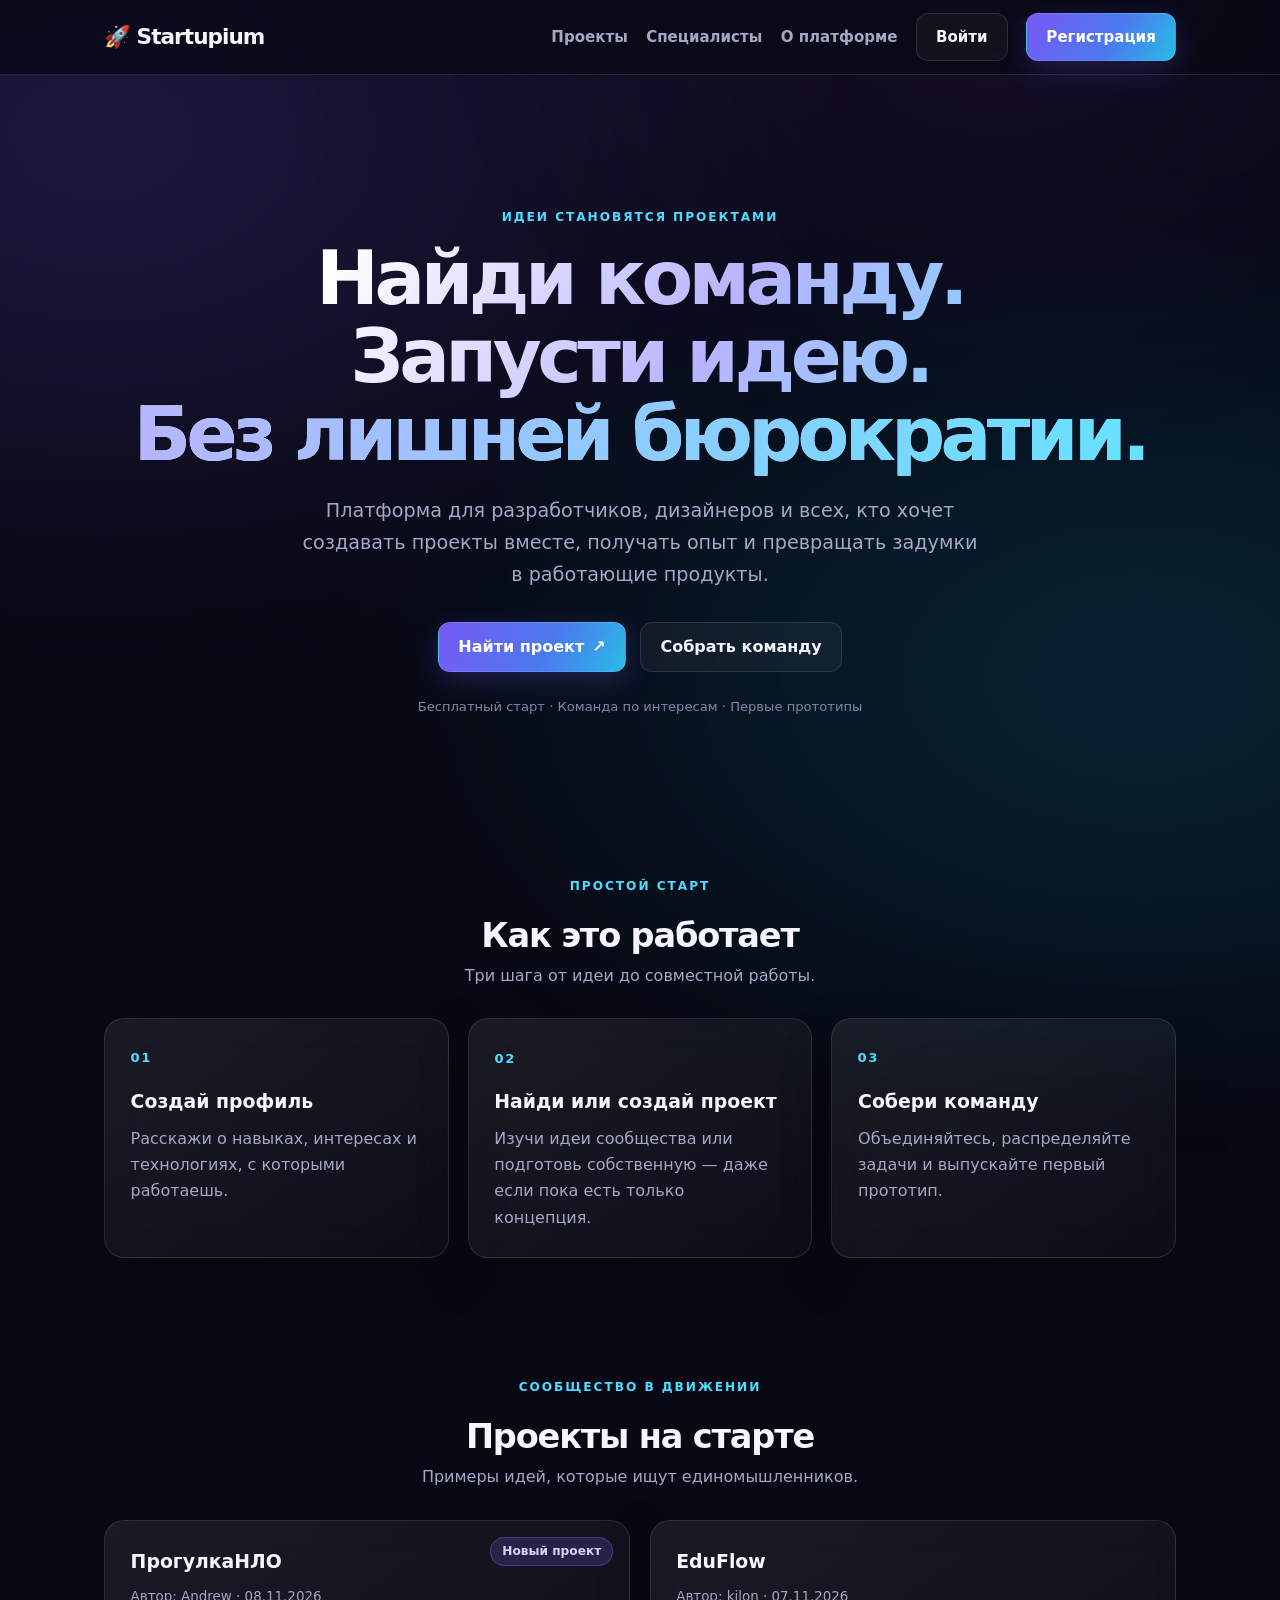
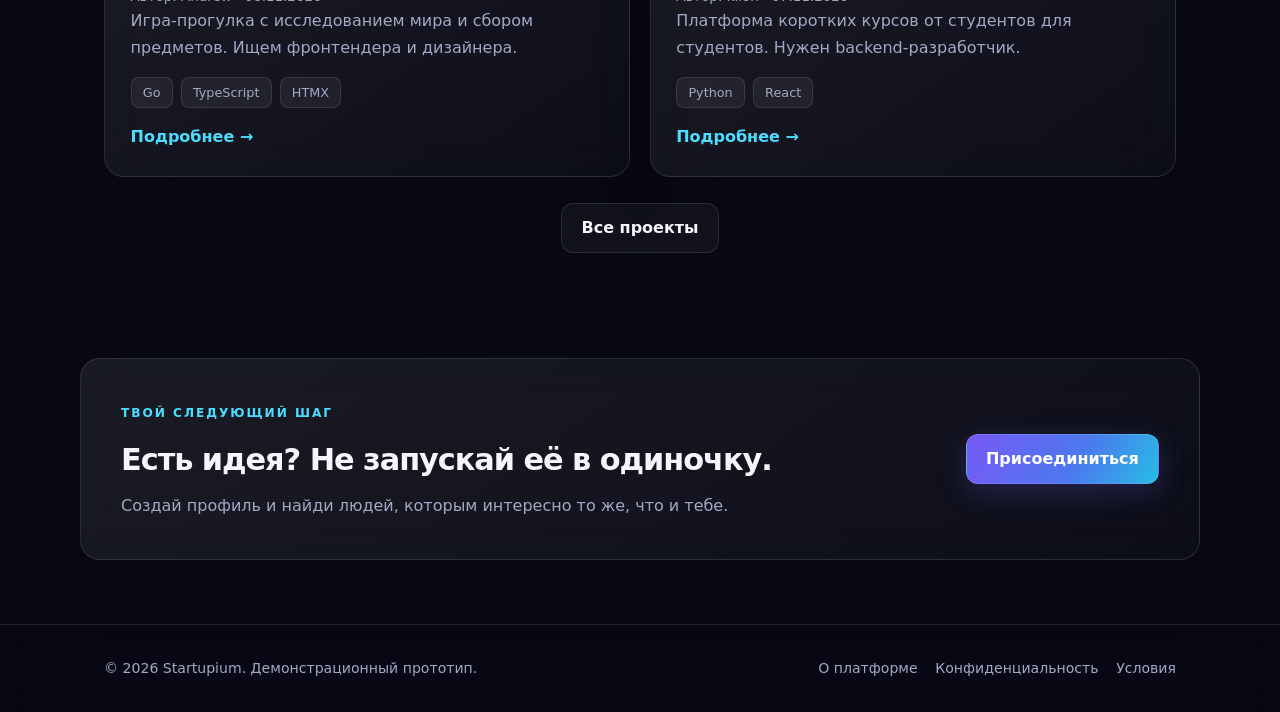
<file: index.html>
<!doctype html>
<html lang="ru">
<head>
  <meta charset="UTF-8">
  <meta name="viewport" content="width=device-width, initial-scale=1">
  <meta name="theme-color" content="#080914">
  <meta name="description" content="Startupium — место, где создатели находят команду, объединяются вокруг идей и запускают первые проекты.">
  <title>Startupium — Найди команду. Запусти идею.</title>
  <link rel="icon" href="data:image/svg+xml,<svg xmlns='http://www.w3.org/2000/svg' viewBox='0 0 100 100'><text y='.9em' font-size='90'>🚀</text></svg>">
  <link rel="stylesheet" href="styles.css">
</head>
<body>
  <a class="skip-link" href="#main">Перейти к содержимому</a>
  <header class="site-header">
    <nav class="container site-nav" aria-label="Основная навигация">
      <a class="logo" href="index.html" aria-label="Startupium — главная">🚀 Startupium</a>
      <div class="nav-links">
        <a href="startups.html">Проекты</a>
        <a href="developers.html">Специалисты</a>
        <a href="about.html">О платформе</a>
        <a class="btn-outline" href="login.html">Войти</a>
        <a class="btn" href="register.html">Регистрация</a>
      </div>
    </nav>
  </header>

  <main id="main">
    <section class="hero">
      <div class="container hero-content">
        <span class="eyebrow">Идеи становятся проектами</span>
        <h1>Найди команду.<br>Запусти идею.<br><span>Без лишней бюрократии.</span></h1>
        <p>Платформа для разработчиков, дизайнеров и всех, кто хочет создавать проекты вместе, получать опыт и превращать задумки в работающие продукты.</p>
        <div class="hero-actions">
          <a class="btn" href="startups.html">Найти проект <span aria-hidden="true">↗</span></a>
          <a class="btn-outline" href="register.html">Собрать команду</a>
        </div>
        <p class="hero-note">Бесплатный старт · Команда по интересам · Первые прототипы</p>
      </div>
    </section>

    <section class="section container" aria-labelledby="how-title">
      <div class="section-heading">
        <span class="eyebrow">Простой старт</span>
        <h2 id="how-title">Как это работает</h2>
        <p>Три шага от идеи до совместной работы.</p>
      </div>
      <div class="grid">
        <article class="card"><span class="step-number">01</span><h3>Создай профиль</h3><p>Расскажи о навыках, интересах и технологиях, с которыми работаешь.</p></article>
        <article class="card"><span class="step-number">02</span><h3>Найди или создай проект</h3><p>Изучи идеи сообщества или подготовь собственную — даже если пока есть только концепция.</p></article>
        <article class="card"><span class="step-number">03</span><h3>Собери команду</h3><p>Объединяйтесь, распределяйте задачи и выпускайте первый прототип.</p></article>
      </div>
    </section>

    <section class="section container" aria-labelledby="projects-title">
      <div class="section-heading">
        <span class="eyebrow">Сообщество в движении</span>
        <h2 id="projects-title">Проекты на старте</h2>
        <p>Примеры идей, которые ищут единомышленников.</p>
      </div>
      <div class="cards-grid">
        <article class="project-card">
          <span class="badge">Новый проект</span>
          <h3>ПрогулкаНЛО</h3><p class="meta">Автор: Andrew · 08.11.2026</p>
          <p>Игра-прогулка с исследованием мира и сбором предметов. Ищем фронтендера и дизайнера.</p>
          <div class="tags"><span>Go</span><span>TypeScript</span><span>HTMX</span></div>
          <a class="text-link" href="startups.html">Подробнее <span aria-hidden="true">→</span></a>
        </article>
        <article class="project-card">
          <h3>EduFlow</h3><p class="meta">Автор: kilon · 07.11.2026</p>
          <p>Платформа коротких курсов от студентов для студентов. Нужен backend-разработчик.</p>
          <div class="tags"><span>Python</span><span>React</span></div>
          <a class="text-link" href="startups.html">Подробнее <span aria-hidden="true">→</span></a>
        </article>
      </div>
      <div class="center-actions"><a class="btn-outline" href="startups.html">Все проекты</a></div>
    </section>

    <section class="cta-panel container">
      <div><span class="eyebrow">Твой следующий шаг</span><h2>Есть идея? Не запускай её в одиночку.</h2><p>Создай профиль и найди людей, которым интересно то же, что и тебе.</p></div>
      <a class="btn" href="register.html">Присоединиться</a>
    </section>
  </main>

  <footer class="site-footer">
    <div class="container footer-inner">
      <p>© 2026 Startupium. Демонстрационный прототип.</p>
      <nav aria-label="Информация"><a href="about.html">О платформе</a><a href="privacy.html">Конфиденциальность</a><a href="terms.html">Условия</a></nav>
    </div>
  </footer>
</body>
</html>
</file>
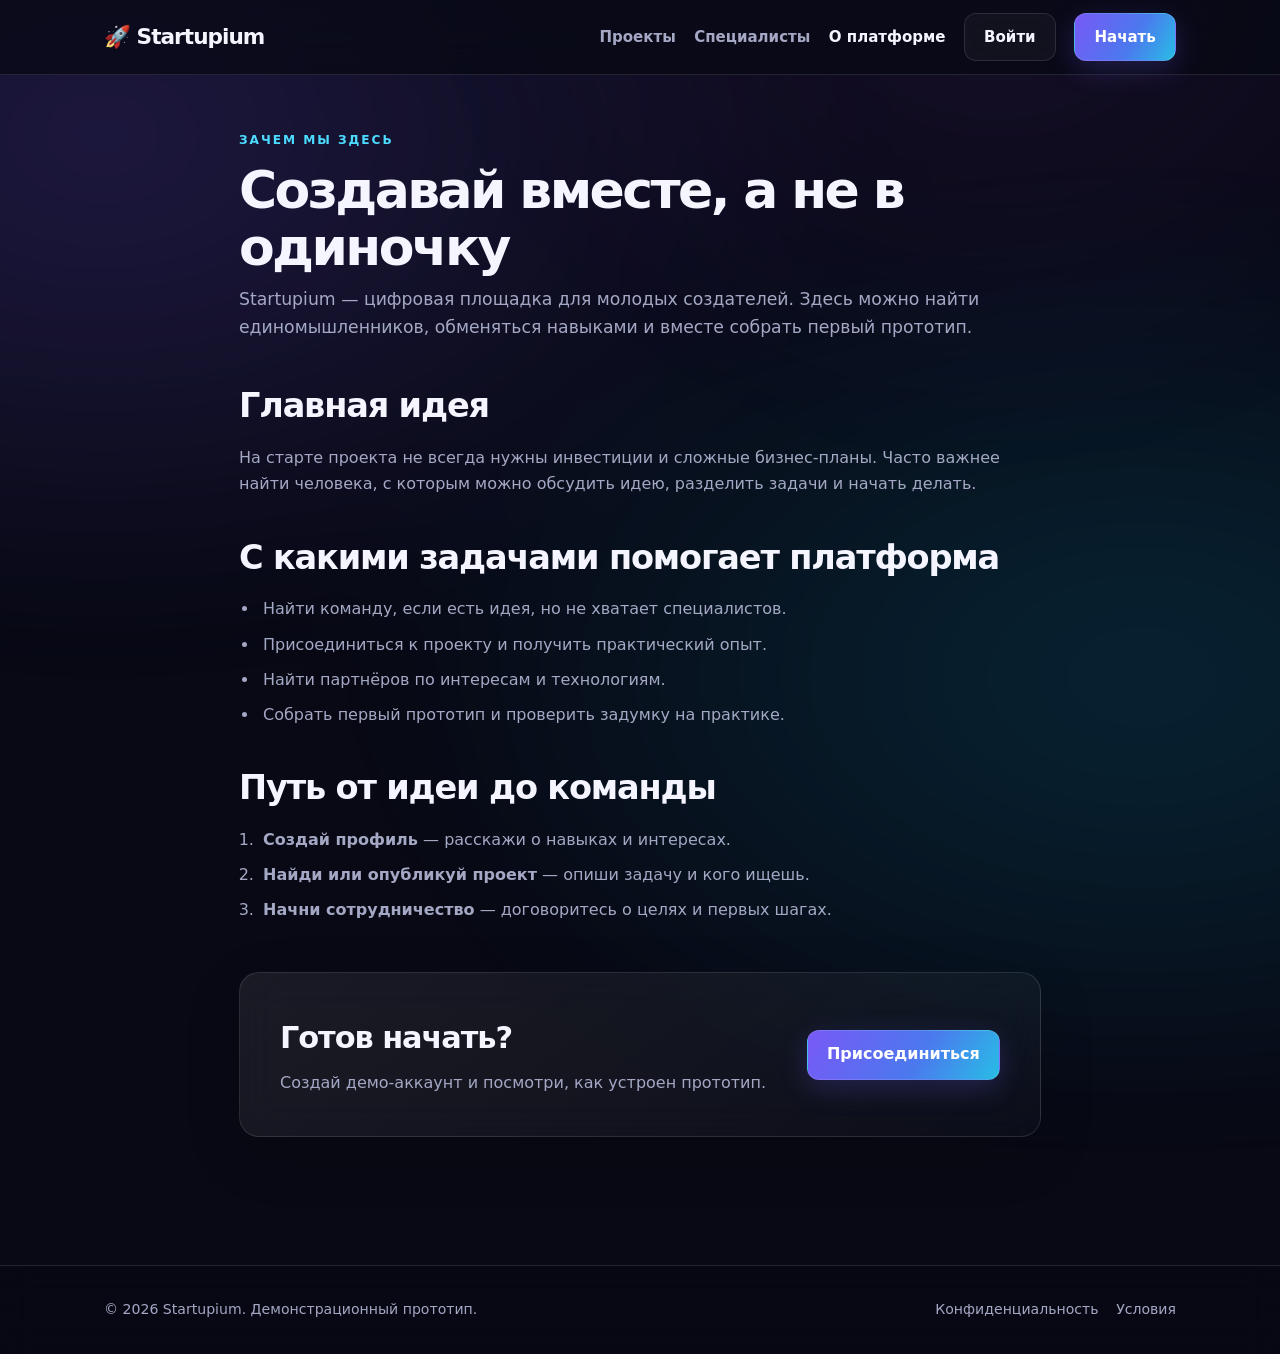
<file: about.html>
<!doctype html>
<html lang="ru">
<head>
  <meta charset="UTF-8"><meta name="viewport" content="width=device-width, initial-scale=1">
  <meta name="theme-color" content="#080914"><meta name="description" content="Узнай, зачем создан Startupium и как платформа помогает находить команду для первых проектов.">
  <title>О платформе — Startupium</title><link rel="stylesheet" href="styles.css">
</head>
<body>
  <a class="skip-link" href="#main">Перейти к содержимому</a>
  <header class="site-header"><nav class="container site-nav" aria-label="Основная навигация">
    <a class="logo" href="index.html">🚀 Startupium</a><div class="nav-links">
      <a href="startups.html">Проекты</a><a href="developers.html">Специалисты</a><a href="about.html" aria-current="page">О платформе</a><a class="btn-outline" href="login.html">Войти</a><a class="btn" href="register.html">Начать</a>
    </div>
  </nav></header>
  <main id="main" class="container page-main narrow">
    <div class="page-heading align-left"><span class="eyebrow">Зачем мы здесь</span><h1>Создавай вместе, а не в одиночку</h1><p class="lead">Startupium — цифровая площадка для молодых создателей. Здесь можно найти единомышленников, обменяться навыками и вместе собрать первый прототип.</p></div>
    <section class="content-section"><h2>Главная идея</h2><p>На старте проекта не всегда нужны инвестиции и сложные бизнес-планы. Часто важнее найти человека, с которым можно обсудить идею, разделить задачи и начать делать.</p></section>
    <section class="content-section"><h2>С какими задачами помогает платформа</h2><ul class="feature-list"><li>Найти команду, если есть идея, но не хватает специалистов.</li><li>Присоединиться к проекту и получить практический опыт.</li><li>Найти партнёров по интересам и технологиям.</li><li>Собрать первый прототип и проверить задумку на практике.</li></ul></section>
    <section class="content-section"><h2>Путь от идеи до команды</h2><ol class="feature-list"><li><strong>Создай профиль</strong> — расскажи о навыках и интересах.</li><li><strong>Найди или опубликуй проект</strong> — опиши задачу и кого ищешь.</li><li><strong>Начни сотрудничество</strong> — договоритесь о целях и первых шагах.</li></ol></section>
    <div class="cta-panel"><div><h2>Готов начать?</h2><p>Создай демо-аккаунт и посмотри, как устроен прототип.</p></div><a class="btn" href="register.html">Присоединиться</a></div>
  </main>
  <footer class="site-footer"><div class="container footer-inner"><p>© 2026 Startupium. Демонстрационный прототип.</p><nav aria-label="Информация"><a href="privacy.html">Конфиденциальность</a><a href="terms.html">Условия</a></nav></div></footer>
</body></html>
</file>
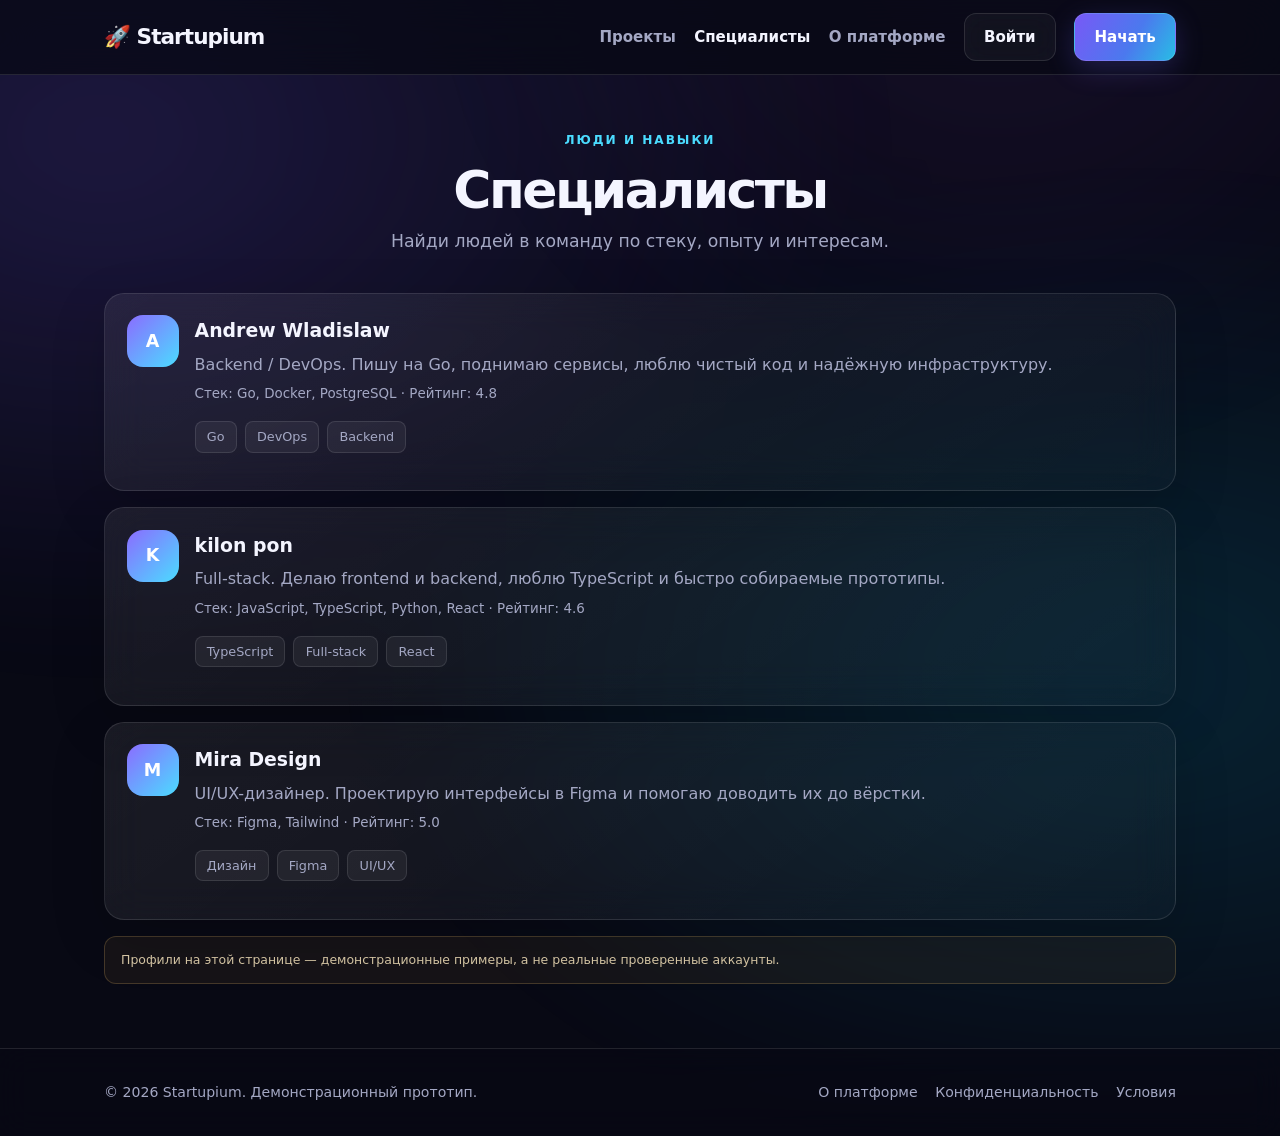
<file: developers.html>
<!doctype html>
<html lang="ru">
<head>
  <meta charset="UTF-8"><meta name="viewport" content="width=device-width, initial-scale=1">
  <meta name="theme-color" content="#080914"><meta name="description" content="Познакомься со специалистами и найди единомышленников для своего проекта.">
  <title>Специалисты — Startupium</title><link rel="stylesheet" href="styles.css">
</head>
<body>
  <a class="skip-link" href="#main">Перейти к содержимому</a>
  <header class="site-header"><nav class="container site-nav" aria-label="Основная навигация">
    <a class="logo" href="index.html">🚀 Startupium</a><div class="nav-links">
      <a href="startups.html">Проекты</a><a href="developers.html" aria-current="page">Специалисты</a><a href="about.html">О платформе</a><a class="btn-outline" href="login.html">Войти</a><a class="btn" href="register.html">Начать</a>
    </div>
  </nav></header>
  <main id="main" class="container page-main">
    <div class="page-heading"><span class="eyebrow">Люди и навыки</span><h1>Специалисты</h1><p>Найди людей в команду по стеку, опыту и интересам.</p></div>
    <div class="list">
      <article class="person-card"><div class="avatar" aria-hidden="true">A</div><div class="card-content"><h2>Andrew Wladislaw</h2><p>Backend / DevOps. Пишу на Go, поднимаю сервисы, люблю чистый код и надёжную инфраструктуру.</p><div class="meta">Стек: Go, Docker, PostgreSQL · Рейтинг: 4.8</div><div class="tags"><span>Go</span><span>DevOps</span><span>Backend</span></div></div></article>
      <article class="person-card"><div class="avatar" aria-hidden="true">K</div><div class="card-content"><h2>kilon pon</h2><p>Full-stack. Делаю frontend и backend, люблю TypeScript и быстро собираемые прототипы.</p><div class="meta">Стек: JavaScript, TypeScript, Python, React · Рейтинг: 4.6</div><div class="tags"><span>TypeScript</span><span>Full-stack</span><span>React</span></div></div></article>
      <article class="person-card"><div class="avatar" aria-hidden="true">M</div><div class="card-content"><h2>Mira Design</h2><p>UI/UX-дизайнер. Проектирую интерфейсы в Figma и помогаю доводить их до вёрстки.</p><div class="meta">Стек: Figma, Tailwind · Рейтинг: 5.0</div><div class="tags"><span>Дизайн</span><span>Figma</span><span>UI/UX</span></div></div></article>
    </div>
    <p class="prototype-note">Профили на этой странице — демонстрационные примеры, а не реальные проверенные аккаунты.</p>
  </main>
  <footer class="site-footer"><div class="container footer-inner"><p>© 2026 Startupium. Демонстрационный прототип.</p><nav aria-label="Информация"><a href="about.html">О платформе</a><a href="privacy.html">Конфиденциальность</a><a href="terms.html">Условия</a></nav></div></footer>
</body></html>
</file>
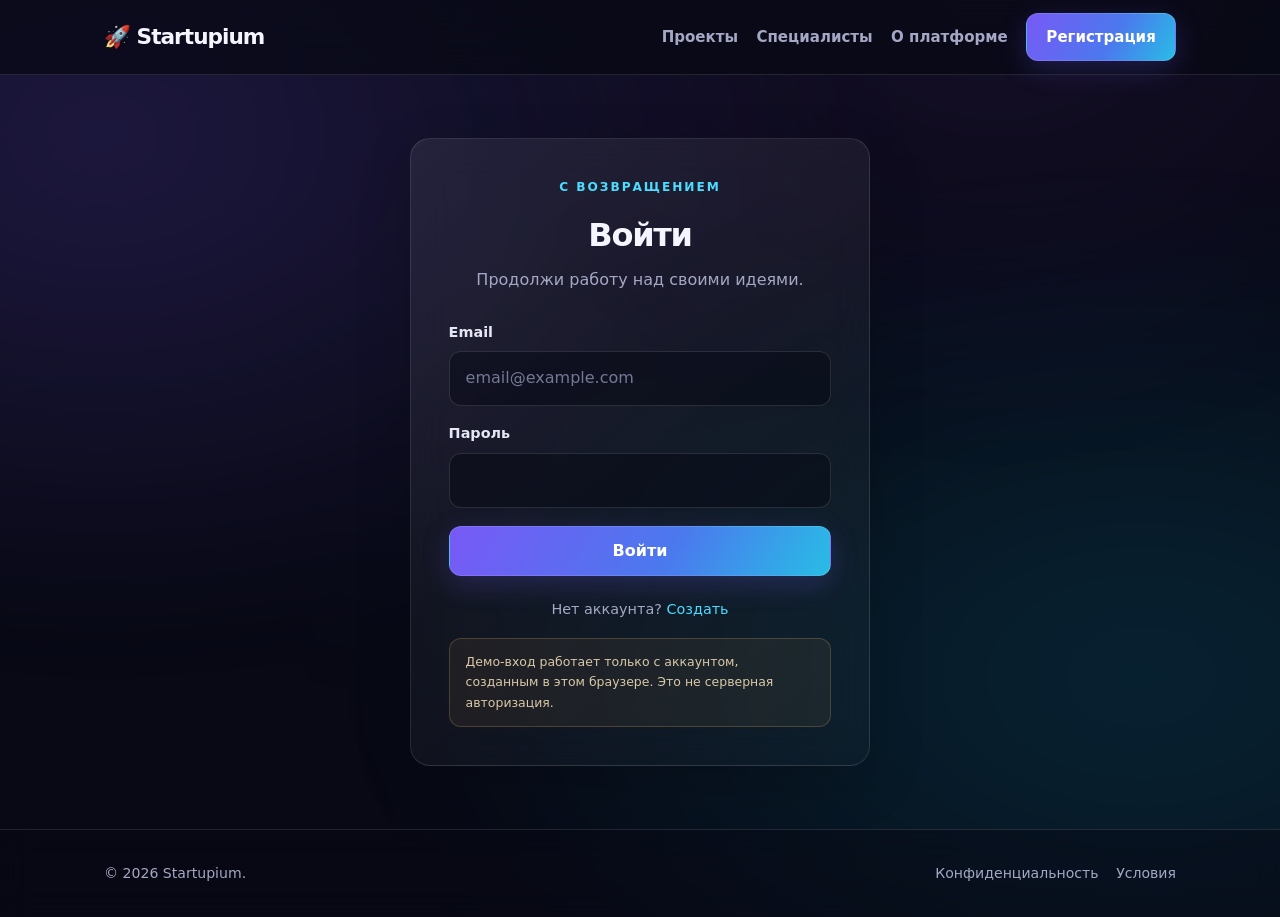
<file: login.html>
<!doctype html>
<html lang="ru">
<head>
  <meta charset="UTF-8"><meta name="viewport" content="width=device-width, initial-scale=1">
  <meta name="theme-color" content="#080914"><meta name="description" content="Войди в демо-аккаунт Startupium.">
  <title>Вход — Startupium</title><link rel="stylesheet" href="styles.css"><script src="auth.js" defer></script>
</head>
<body>
  <a class="skip-link" href="#main">Перейти к содержимому</a>
  <header class="site-header"><nav class="container site-nav" aria-label="Основная навигация">
    <a class="logo" href="index.html">🚀 Startupium</a><div class="nav-links"><a href="startups.html">Проекты</a><a href="developers.html">Специалисты</a><a href="about.html">О платформе</a><a class="btn" href="register.html">Регистрация</a></div>
  </nav></header>
  <main id="main" class="form-container">
    <span class="eyebrow">С возвращением</span><h1>Войти</h1><p class="form-subtitle">Продолжи работу над своими идеями.</p>
    <form id="login-form" novalidate>
      <label for="email">Email</label><input id="email" name="email" type="email" autocomplete="email" maxlength="254" placeholder="email@example.com" required>
      <label for="password">Пароль</label><input id="password" name="password" type="password" autocomplete="current-password" maxlength="128" required>
      <button type="submit" class="btn form-submit">Войти</button>
      <div id="form-message" class="form-message" role="status" aria-live="polite"></div>
    </form>
    <p class="form-footnote">Нет аккаунта? <a href="register.html">Создать</a></p>
    <p class="prototype-note">Демо-вход работает только с аккаунтом, созданным в этом браузере. Это не серверная авторизация.</p>
  </main>
  <footer class="site-footer"><div class="container footer-inner"><p>© 2026 Startupium.</p><nav aria-label="Информация"><a href="privacy.html">Конфиденциальность</a><a href="terms.html">Условия</a></nav></div></footer>
</body></html>
</file>
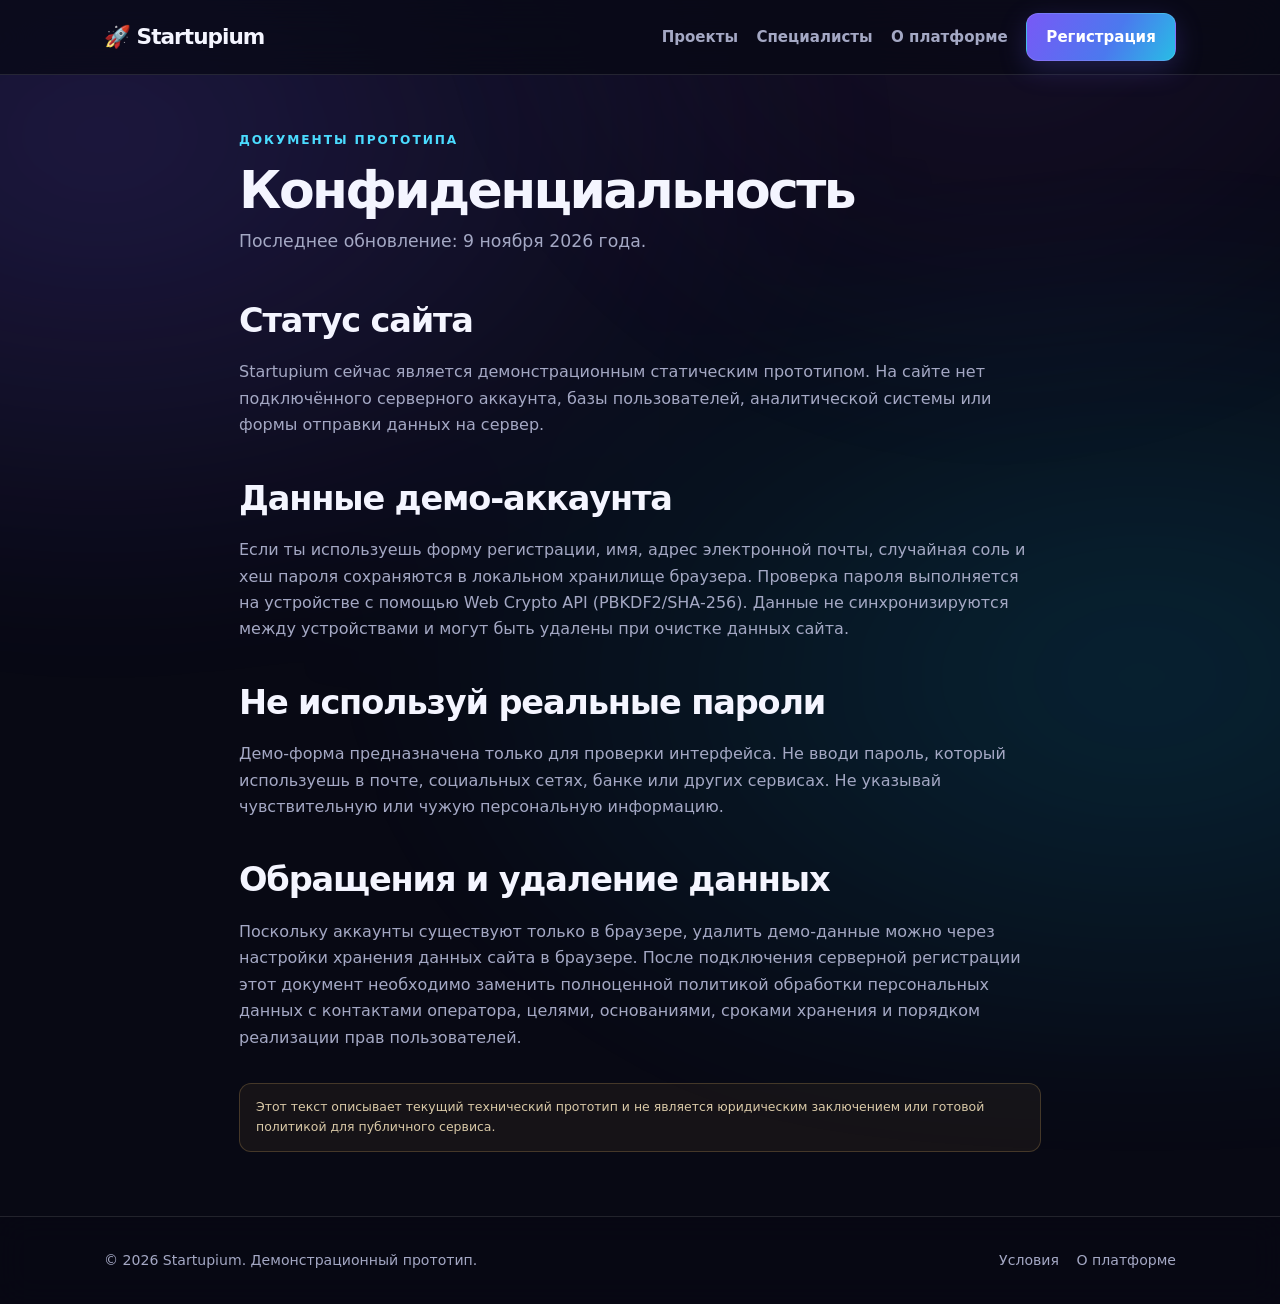
<file: privacy.html>
<!doctype html>
<html lang="ru"><head><meta charset="UTF-8"><meta name="viewport" content="width=device-width, initial-scale=1"><meta name="theme-color" content="#080914"><title>Конфиденциальность — Startupium</title><link rel="stylesheet" href="styles.css"></head>
<body><a class="skip-link" href="#main">Перейти к содержимому</a><header class="site-header"><nav class="container site-nav" aria-label="Основная навигация"><a class="logo" href="index.html">🚀 Startupium</a><div class="nav-links"><a href="startups.html">Проекты</a><a href="developers.html">Специалисты</a><a href="about.html">О платформе</a><a class="btn" href="register.html">Регистрация</a></div></nav></header>
<main id="main" class="container page-main narrow"><div class="page-heading align-left"><span class="eyebrow">Документы прототипа</span><h1>Конфиденциальность</h1><p>Последнее обновление: 9 ноября 2026 года.</p></div>
<section class="content-section"><h2>Статус сайта</h2><p>Startupium сейчас является демонстрационным статическим прототипом. На сайте нет подключённого серверного аккаунта, базы пользователей, аналитической системы или формы отправки данных на сервер.</p></section>
<section class="content-section"><h2>Данные демо-аккаунта</h2><p>Если ты используешь форму регистрации, имя, адрес электронной почты, случайная соль и хеш пароля сохраняются в локальном хранилище браузера. Проверка пароля выполняется на устройстве с помощью Web Crypto API (PBKDF2/SHA-256). Данные не синхронизируются между устройствами и могут быть удалены при очистке данных сайта.</p></section>
<section class="content-section"><h2>Не используй реальные пароли</h2><p>Демо-форма предназначена только для проверки интерфейса. Не вводи пароль, который используешь в почте, социальных сетях, банке или других сервисах. Не указывай чувствительную или чужую персональную информацию.</p></section>
<section class="content-section"><h2>Обращения и удаление данных</h2><p>Поскольку аккаунты существуют только в браузере, удалить демо-данные можно через настройки хранения данных сайта в браузере. После подключения серверной регистрации этот документ необходимо заменить полноценной политикой обработки персональных данных с контактами оператора, целями, основаниями, сроками хранения и порядком реализации прав пользователей.</p></section>
<p class="prototype-note">Этот текст описывает текущий технический прототип и не является юридическим заключением или готовой политикой для публичного сервиса.</p></main>
<footer class="site-footer"><div class="container footer-inner"><p>© 2026 Startupium. Демонстрационный прототип.</p><nav aria-label="Информация"><a href="terms.html">Условия</a><a href="about.html">О платформе</a></nav></div></footer></body></html>
</file>
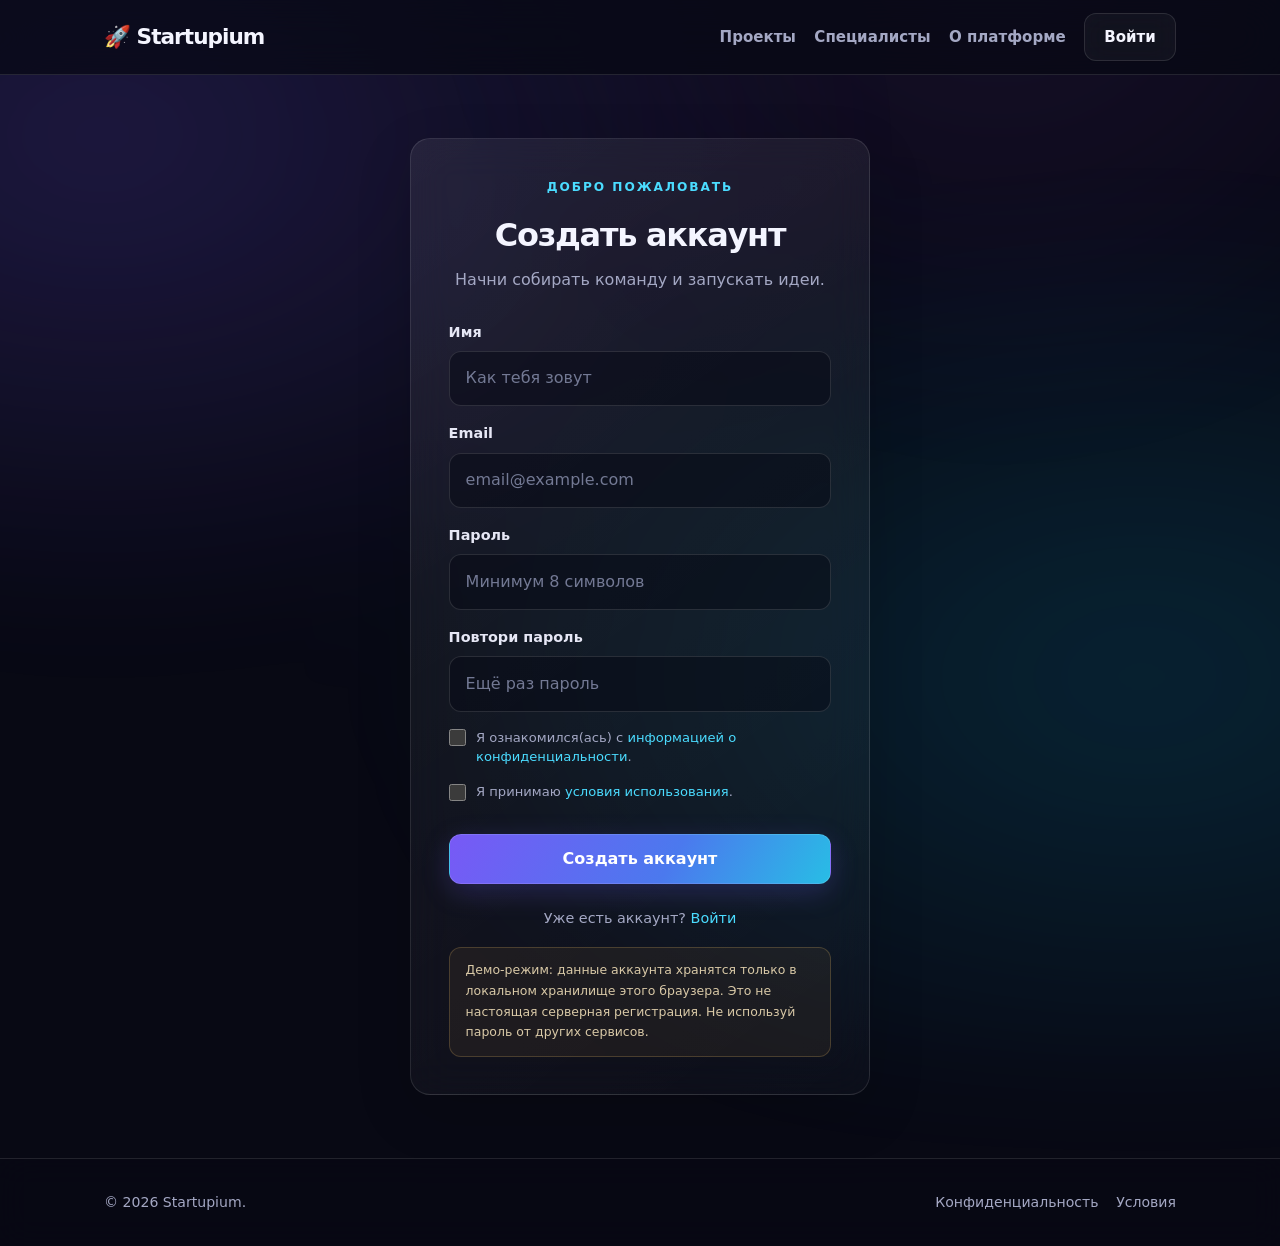
<file: register.html>
<!doctype html>
<html lang="ru">
<head>
  <meta charset="UTF-8"><meta name="viewport" content="width=device-width, initial-scale=1">
  <meta name="theme-color" content="#080914"><meta name="description" content="Создай демо-аккаунт Startupium.">
  <title>Регистрация — Startupium</title><link rel="stylesheet" href="styles.css"><script src="auth.js" defer></script>
</head>
<body>
  <a class="skip-link" href="#main">Перейти к содержимому</a>
  <header class="site-header"><nav class="container site-nav" aria-label="Основная навигация">
    <a class="logo" href="index.html">🚀 Startupium</a><div class="nav-links"><a href="startups.html">Проекты</a><a href="developers.html">Специалисты</a><a href="about.html">О платформе</a><a class="btn-outline" href="login.html">Войти</a></div>
  </nav></header>
  <main id="main" class="form-container">
    <span class="eyebrow">Добро пожаловать</span><h1>Создать аккаунт</h1><p class="form-subtitle">Начни собирать команду и запускать идеи.</p>
    <form id="register-form" novalidate>
      <label for="name">Имя</label><input id="name" name="name" type="text" autocomplete="name" minlength="2" maxlength="50" placeholder="Как тебя зовут" required>
      <label for="email">Email</label><input id="email" name="email" type="email" autocomplete="email" maxlength="254" placeholder="email@example.com" required>
      <label for="password">Пароль</label><input id="password" name="password" type="password" autocomplete="new-password" minlength="8" maxlength="128" placeholder="Минимум 8 символов" required>
      <label for="password-confirm">Повтори пароль</label><input id="password-confirm" name="passwordConfirm" type="password" autocomplete="new-password" minlength="8" maxlength="128" placeholder="Ещё раз пароль" required>
      <label class="checkbox"><input type="checkbox" name="privacy" required><span>Я ознакомился(ась) с <a href="privacy.html">информацией о конфиденциальности</a>.</span></label>
      <label class="checkbox"><input type="checkbox" name="terms" required><span>Я принимаю <a href="terms.html">условия использования</a>.</span></label>
      <button type="submit" class="btn form-submit">Создать аккаунт</button>
      <div id="form-message" class="form-message" role="status" aria-live="polite"></div>
    </form>
    <p class="form-footnote">Уже есть аккаунт? <a href="login.html">Войти</a></p>
    <p class="prototype-note">Демо-режим: данные аккаунта хранятся только в локальном хранилище этого браузера. Это не настоящая серверная регистрация. Не используй пароль от других сервисов.</p>
  </main>
  <footer class="site-footer"><div class="container footer-inner"><p>© 2026 Startupium.</p><nav aria-label="Информация"><a href="privacy.html">Конфиденциальность</a><a href="terms.html">Условия</a></nav></div></footer>
</body></html>
</file>
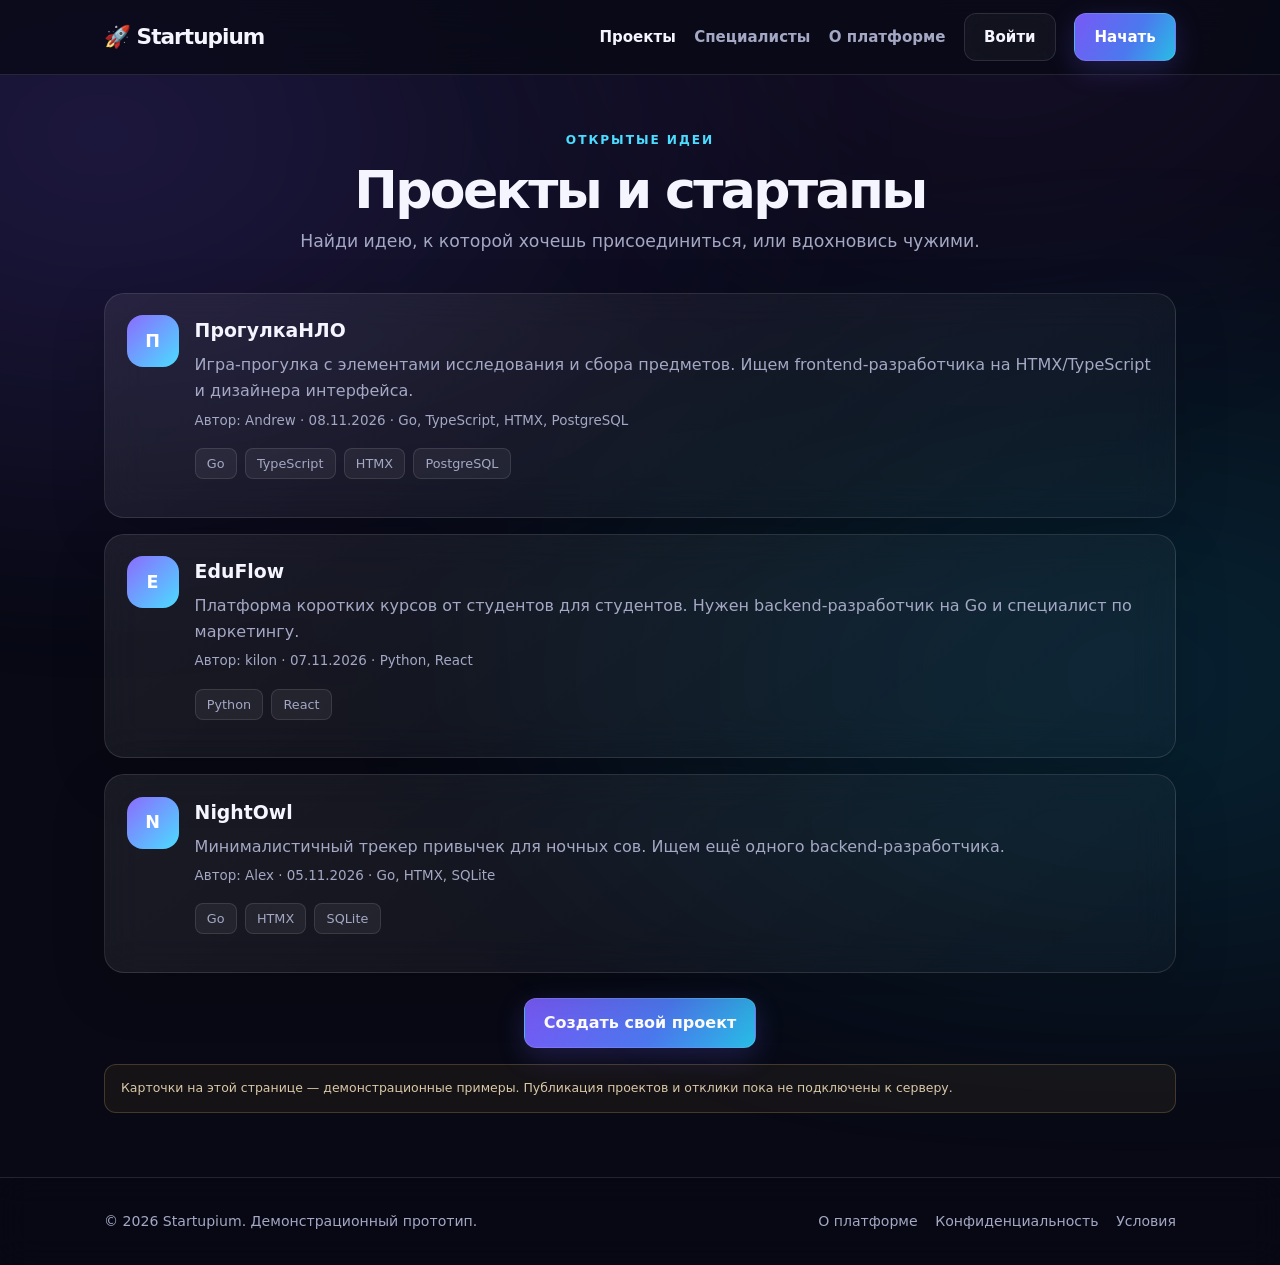
<file: startups.html>
<!doctype html>
<html lang="ru">
<head>
  <meta charset="UTF-8"><meta name="viewport" content="width=device-width, initial-scale=1">
  <meta name="theme-color" content="#080914"><meta name="description" content="Посмотри проекты Startupium и найди идею, к которой хочешь присоединиться.">
  <title>Проекты — Startupium</title><link rel="stylesheet" href="styles.css">
</head>
<body>
  <a class="skip-link" href="#main">Перейти к содержимому</a>
  <header class="site-header"><nav class="container site-nav" aria-label="Основная навигация">
    <a class="logo" href="index.html">🚀 Startupium</a><div class="nav-links">
      <a href="startups.html" aria-current="page">Проекты</a><a href="developers.html">Специалисты</a><a href="about.html">О платформе</a><a class="btn-outline" href="login.html">Войти</a><a class="btn" href="register.html">Начать</a>
    </div>
  </nav></header>
  <main id="main" class="container page-main">
    <div class="page-heading"><span class="eyebrow">Открытые идеи</span><h1>Проекты и стартапы</h1><p>Найди идею, к которой хочешь присоединиться, или вдохновись чужими.</p></div>
    <div class="list">
      <article class="startup-card"><div class="avatar" aria-hidden="true">П</div><div class="card-content"><h2>ПрогулкаНЛО</h2><p>Игра-прогулка с элементами исследования и сбора предметов. Ищем frontend-разработчика на HTMX/TypeScript и дизайнера интерфейса.</p><div class="meta">Автор: Andrew · 08.11.2026 · Go, TypeScript, HTMX, PostgreSQL</div><div class="tags"><span>Go</span><span>TypeScript</span><span>HTMX</span><span>PostgreSQL</span></div></div></article>
      <article class="startup-card"><div class="avatar" aria-hidden="true">E</div><div class="card-content"><h2>EduFlow</h2><p>Платформа коротких курсов от студентов для студентов. Нужен backend-разработчик на Go и специалист по маркетингу.</p><div class="meta">Автор: kilon · 07.11.2026 · Python, React</div><div class="tags"><span>Python</span><span>React</span></div></div></article>
      <article class="startup-card"><div class="avatar" aria-hidden="true">N</div><div class="card-content"><h2>NightOwl</h2><p>Минималистичный трекер привычек для ночных сов. Ищем ещё одного backend-разработчика.</p><div class="meta">Автор: Alex · 05.11.2026 · Go, HTMX, SQLite</div><div class="tags"><span>Go</span><span>HTMX</span><span>SQLite</span></div></div></article>
    </div>
    <div class="center-actions"><a class="btn" href="register.html">Создать свой проект</a></div>
    <p class="prototype-note">Карточки на этой странице — демонстрационные примеры. Публикация проектов и отклики пока не подключены к серверу.</p>
  </main>
  <footer class="site-footer"><div class="container footer-inner"><p>© 2026 Startupium. Демонстрационный прототип.</p><nav aria-label="Информация"><a href="about.html">О платформе</a><a href="privacy.html">Конфиденциальность</a><a href="terms.html">Условия</a></nav></div></footer>
</body></html>
</file>
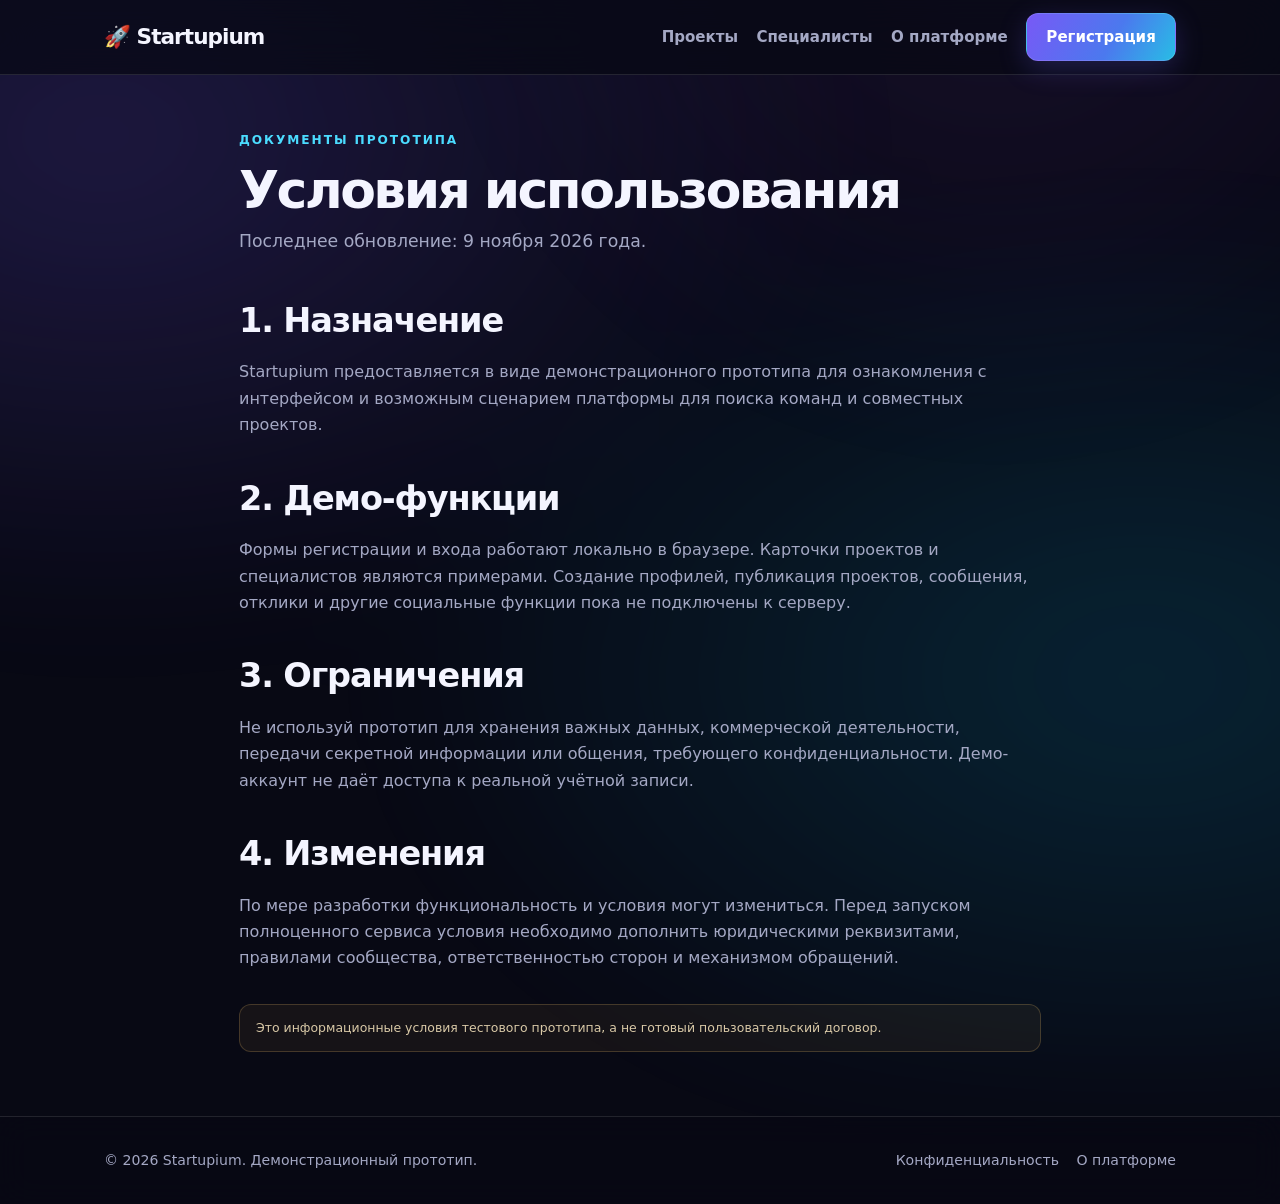
<file: terms.html>
<!doctype html>
<html lang="ru"><head><meta charset="UTF-8"><meta name="viewport" content="width=device-width, initial-scale=1"><meta name="theme-color" content="#080914"><title>Условия использования — Startupium</title><link rel="stylesheet" href="styles.css"></head>
<body><a class="skip-link" href="#main">Перейти к содержимому</a><header class="site-header"><nav class="container site-nav" aria-label="Основная навигация"><a class="logo" href="index.html">🚀 Startupium</a><div class="nav-links"><a href="startups.html">Проекты</a><a href="developers.html">Специалисты</a><a href="about.html">О платформе</a><a class="btn" href="register.html">Регистрация</a></div></nav></header>
<main id="main" class="container page-main narrow"><div class="page-heading align-left"><span class="eyebrow">Документы прототипа</span><h1>Условия использования</h1><p>Последнее обновление: 9 ноября 2026 года.</p></div>
<section class="content-section"><h2>1. Назначение</h2><p>Startupium предоставляется в виде демонстрационного прототипа для ознакомления с интерфейсом и возможным сценарием платформы для поиска команд и совместных проектов.</p></section>
<section class="content-section"><h2>2. Демо-функции</h2><p>Формы регистрации и входа работают локально в браузере. Карточки проектов и специалистов являются примерами. Создание профилей, публикация проектов, сообщения, отклики и другие социальные функции пока не подключены к серверу.</p></section>
<section class="content-section"><h2>3. Ограничения</h2><p>Не используй прототип для хранения важных данных, коммерческой деятельности, передачи секретной информации или общения, требующего конфиденциальности. Демо-аккаунт не даёт доступа к реальной учётной записи.</p></section>
<section class="content-section"><h2>4. Изменения</h2><p>По мере разработки функциональность и условия могут измениться. Перед запуском полноценного сервиса условия необходимо дополнить юридическими реквизитами, правилами сообщества, ответственностью сторон и механизмом обращений.</p></section>
<p class="prototype-note">Это информационные условия тестового прототипа, а не готовый пользовательский договор.</p></main>
<footer class="site-footer"><div class="container footer-inner"><p>© 2026 Startupium. Демонстрационный прототип.</p><nav aria-label="Информация"><a href="privacy.html">Конфиденциальность</a><a href="about.html">О платформе</a></nav></div></footer></body></html>
</file>
<file: styles.css>
:root{color-scheme:dark;--bg:#080914;--text:#f4f5ff;--muted:#a4a8c4;--accent:#8b6cff;--accent-2:#4bdcff;--border:rgba(255,255,255,.11);--glass:rgba(255,255,255,.055)}
*{box-sizing:border-box;margin:0;padding:0}
html{scroll-behavior:smooth}
body{min-height:100vh;overflow-x:hidden;isolation:isolate;background:var(--bg);color:var(--text);font:16px/1.65 Inter,ui-sans-serif,system-ui,-apple-system,BlinkMacSystemFont,"Segoe UI",sans-serif}
body:before,body:after{content:"";position:fixed;inset:-20%;z-index:-1;pointer-events:none;filter:blur(65px);opacity:.7}
body:before{background:radial-gradient(ellipse at 20% 25%,rgba(124,92,255,.28),transparent 38%),radial-gradient(ellipse at 78% 68%,rgba(0,205,255,.2),transparent 40%);animation:ambient-drift 24s ease-in-out infinite alternate}
body:after{background:radial-gradient(ellipse at 70% 10%,rgba(168,85,247,.14),transparent 32%);animation:ambient-drift 30s ease-in-out infinite alternate-reverse}
@keyframes ambient-drift{from{transform:translate3d(-2%,0,0) scale(1)}to{transform:translate3d(2%,2%,0) scale(1.12)}}
@keyframes fade-up{from{opacity:0;transform:translateY(18px)}to{opacity:1;transform:translateY(0)}}
a{color:var(--accent-2);text-decoration:none;transition:color .2s ease,opacity .2s ease}
a:hover{color:#b7a8ff}
a:focus-visible,button:focus-visible,input:focus-visible{outline:2px solid var(--accent-2);outline-offset:3px}
.container{width:min(1120px,100%);margin-inline:auto;padding-inline:1.5rem}
.skip-link{position:fixed;top:.75rem;left:.75rem;z-index:100;padding:.7rem 1rem;border-radius:10px;background:white;color:#111;transform:translateY(-160%)}
.skip-link:focus{transform:translateY(0)}
.site-header{position:sticky;top:0;z-index:20;background:rgba(8,9,20,.72);backdrop-filter:blur(22px);-webkit-backdrop-filter:blur(22px);border-bottom:1px solid var(--border)}
.site-nav{min-height:74px;display:flex;justify-content:space-between;align-items:center;gap:1rem}
.logo{color:var(--text);font-size:1.35rem;font-weight:850;letter-spacing:-.045em;white-space:nowrap}
.nav-links{display:flex;align-items:center;justify-content:flex-end;gap:1.15rem;flex-wrap:wrap}
.nav-links a{color:var(--muted);font-size:.94rem;font-weight:600}
.nav-links a:hover,.nav-links a[aria-current=page]{color:var(--text)}
.btn,.btn-outline{display:inline-flex;align-items:center;justify-content:center;gap:.5rem;min-height:44px;padding:.68rem 1.2rem;border-radius:12px;font:inherit;font-weight:750;cursor:pointer;transition:transform .22s ease,box-shadow .22s ease,border-color .22s ease,background .22s ease}
.btn{border:1px solid rgba(255,255,255,.12);background:linear-gradient(120deg,#7859f6,#4b79ee 58%,#28bde5);color:white!important;box-shadow:0 8px 28px rgba(103,91,240,.24)}
.btn:hover{transform:translateY(-2px);box-shadow:0 14px 34px rgba(103,91,240,.34);color:white}
.btn:active,.btn-outline:active{transform:translateY(0) scale(.98)}
.btn-outline{border:1px solid var(--border);background:rgba(255,255,255,.045);color:var(--text)!important;backdrop-filter:blur(12px)}
.btn-outline:hover{border-color:rgba(139,108,255,.6);background:rgba(139,108,255,.1);transform:translateY(-2px)}
.hero{padding:clamp(5rem,10vw,8rem) 0 4rem;text-align:center}
.hero-content{animation:fade-up .8s both}
.hero h1{margin-bottom:1.35rem;font-size:clamp(2.55rem,6vw,4.7rem);line-height:1.04;letter-spacing:-.06em;background:linear-gradient(120deg,#fff 20%,#b8b4ff 55%,#65e3ff);-webkit-background-clip:text;background-clip:text;color:transparent}
.hero h1 span{background:linear-gradient(120deg,#b8b4ff,#65e3ff);-webkit-background-clip:text;background-clip:text;color:transparent}
.hero p{max-width:690px;margin:0 auto 2rem;color:var(--muted);font-size:clamp(1.03rem,2vw,1.2rem)}
.hero-actions,.center-actions{display:flex;justify-content:center;align-items:center;gap:.9rem;flex-wrap:wrap}
.hero-note{margin-top:1.5rem!important;font-size:.82rem!important;color:#8186a5!important}
.eyebrow{display:inline-block;margin-bottom:.75rem;color:var(--accent-2);font-size:.76rem;font-weight:800;letter-spacing:.16em;text-transform:uppercase}
.section{padding-block:3.6rem}
.section-heading{max-width:700px;margin:0 auto 1.8rem;text-align:center}
.section-heading h2,.content-section h2{font-size:clamp(1.6rem,3vw,2.1rem);letter-spacing:-.035em}
.section-heading p{color:var(--muted)}
.grid,.cards-grid{display:grid;grid-template-columns:repeat(auto-fit,minmax(min(100%,270px),1fr));gap:1.2rem}
.card,.project-card,.person-card,.startup-card,.form-container,.cta-panel{background:linear-gradient(145deg,rgba(255,255,255,.075),rgba(255,255,255,.025));backdrop-filter:blur(20px);-webkit-backdrop-filter:blur(20px);border:1px solid var(--border);border-radius:20px;box-shadow:0 18px 55px rgba(0,0,0,.16)}
.card,.project-card{padding:1.6rem;transition:transform .28s ease,border-color .28s ease,background .28s ease;animation:fade-up .65s both}
.card:hover,.project-card:hover,.person-card:hover,.startup-card:hover{transform:translateY(-5px);border-color:rgba(139,108,255,.4)}
.card h3,.project-card h3{margin-bottom:.55rem;font-size:1.18rem}
.card p,.project-card p,.startup-card p,.person-card p{color:var(--muted)}
.step-number{display:inline-block;margin-bottom:1rem;color:var(--accent-2);font-size:.82rem;font-weight:850;letter-spacing:.12em}
.cards-grid{grid-template-columns:repeat(auto-fit,minmax(min(100%,310px),1fr))}
.project-card{position:relative}
.project-card .badge{position:absolute;top:1rem;right:1rem}
.badge{padding:.24rem .7rem;border-radius:99px;background:rgba(139,108,255,.18);border:1px solid rgba(139,108,255,.35);color:#d9d0ff;font-size:.76rem;font-weight:700}
.meta{margin-top:.3rem;color:var(--muted);font-size:.84rem}
.tags{display:flex;gap:.5rem;flex-wrap:wrap;margin:1rem 0}
.tags span{padding:.25rem .7rem;border-radius:8px;background:rgba(255,255,255,.055);border:1px solid var(--border);color:var(--muted);font-size:.8rem}
.text-link{display:inline-flex;gap:.35rem;font-weight:750}
.center-actions{margin-top:1.6rem}
.cta-panel{display:flex;align-items:center;justify-content:space-between;gap:2rem;margin-block:3rem 4rem;padding:clamp(1.5rem,4vw,2.5rem)}
.cta-panel h2{margin-bottom:.45rem;font-size:clamp(1.4rem,3vw,1.9rem);letter-spacing:-.035em}
.cta-panel p{color:var(--muted)}
.site-footer{margin-top:3rem;padding:2rem 0;border-top:1px solid var(--border);background:rgba(8,9,20,.42);backdrop-filter:blur(16px);color:var(--muted);font-size:.88rem}
.footer-inner{display:flex;justify-content:space-between;align-items:center;gap:1rem}
.site-footer nav{display:flex;flex-wrap:wrap;gap:1.1rem}
.site-footer a{color:var(--muted)}
.site-footer a:hover{color:var(--text)}
.page-main{padding-block:3.2rem 1rem}
.page-main.narrow{max-width:850px}
.page-heading{max-width:760px;margin:0 auto 2.3rem;text-align:center}
.page-heading.align-left{margin-left:0;text-align:left}
.page-heading h1{margin-bottom:.5rem;font-size:clamp(2rem,5vw,3.25rem);line-height:1.1;letter-spacing:-.05em}
.page-heading p,.lead{color:var(--muted);font-size:1.08rem}
.list{display:flex;flex-direction:column;gap:1rem}
.person-card,.startup-card{display:flex;align-items:flex-start;gap:1rem;padding:1.35rem;transition:transform .25s,border-color .25s}
.card-content{min-width:0;flex:1}
.card-content h2{margin-bottom:.35rem;font-size:1.18rem;text-align:left}
.avatar{display:grid;place-items:center;width:52px;height:52px;flex:0 0 52px;border-radius:16px;background:linear-gradient(135deg,var(--accent),var(--accent-2));color:white;font-size:1.1rem;font-weight:850}
.content-section{margin-block:2rem}
.content-section h2{margin-bottom:.7rem;text-align:left}
.content-section p,.content-section li{color:var(--muted)}
.feature-list{padding-left:1.25rem}
.feature-list li{margin-block:.55rem;padding-left:.25rem}
.form-container{width:min(460px,calc(100% - 2rem));margin:clamp(2rem,7vh,4.5rem) auto;padding:clamp(1.4rem,5vw,2.35rem);animation:fade-up .65s both}
.form-container>.eyebrow{display:block;text-align:center}
.form-container h1{margin-bottom:.35rem;text-align:center;font-size:2rem;letter-spacing:-.04em}
.form-subtitle{margin-bottom:1.7rem;text-align:center;color:var(--muted)}
.form-container label:not(.checkbox){display:block;margin:1rem 0 .4rem;color:#e6e7f5;font-size:.9rem;font-weight:650}
input,textarea,select{width:100%;padding:.85rem 1rem;border:1px solid rgba(255,255,255,.12);border-radius:12px;background:rgba(5,7,18,.45);color:var(--text);font:inherit;outline:none;transition:border-color .2s,box-shadow .2s,background .2s}
input::placeholder{color:#737994}
input:focus,textarea:focus,select:focus{border-color:var(--accent);background:rgba(5,7,18,.65);box-shadow:0 0 0 4px rgba(139,108,255,.13)}
.checkbox{display:flex;align-items:flex-start;gap:.65rem;margin:1rem 0;color:var(--muted);font-size:.82rem;line-height:1.45}
.checkbox input{width:17px;height:17px;flex:0 0 17px;margin-top:.12rem;accent-color:var(--accent)}
.form-submit{width:100%;margin-top:1.1rem;min-height:48px}
.form-submit:disabled{opacity:.7;cursor:wait}
.form-message{display:none;margin-top:1rem;padding:.8rem 1rem;border-radius:12px;font-size:.9rem}
.form-message.is-visible{display:block;animation:fade-up .25s both}
.form-message.error{color:#ffc0cc;background:rgba(255,85,120,.1);border:1px solid rgba(255,113,140,.25)}
.form-message.success{color:#a9f5d4;background:rgba(65,210,150,.1);border:1px solid rgba(82,214,160,.25)}
.form-footnote{margin-top:1.4rem;text-align:center;color:var(--muted);font-size:.9rem}
.prototype-note{margin-top:1rem;padding:.8rem 1rem;border:1px solid rgba(255,204,112,.2);border-radius:12px;background:rgba(255,190,80,.06);color:#d9c9a7;font-size:.78rem}
.error-page{width:min(620px,calc(100% - 2rem));margin:18vh auto;text-align:center}
.error-page h1{margin-bottom:.8rem;font-size:clamp(2rem,5vw,3.2rem);line-height:1.1}
.error-page p{margin-bottom:1.5rem;color:var(--muted)}
@media(max-width:760px){.site-nav{flex-direction:column;justify-content:center;padding-block:.9rem}.nav-links{justify-content:center;gap:.7rem}.nav-links a{font-size:.88rem}.hero{padding-top:4rem}.section{padding-block:2.6rem}.footer-inner{flex-direction:column;text-align:center}.cta-panel{align-items:flex-start;flex-direction:column}}
@media(max-width:480px){.container{padding-inline:1rem}.hero h1{font-size:2.45rem}.person-card,.startup-card{padding:1rem}.avatar{width:44px;height:44px;flex-basis:44px}.form-container{width:calc(100% - 1.25rem)}}
@media(prefers-reduced-motion:reduce){*,*::before,*::after{scroll-behavior:auto!important;animation-duration:.01ms!important;animation-iteration-count:1!important;transition-duration:.01ms!important}}
</file>
